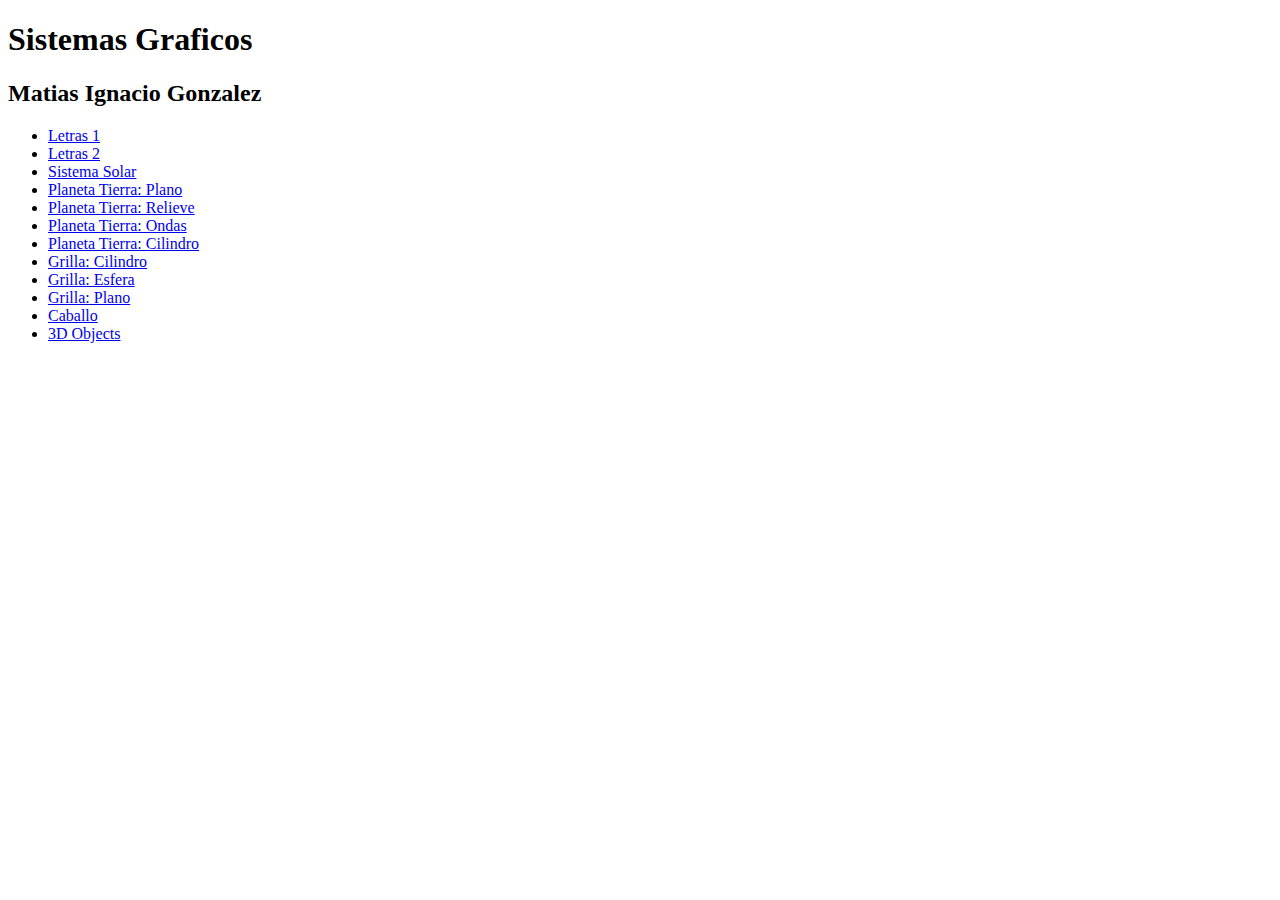
<file: index.html>
<!DOCTYPE html>
<html>

<h1>Sistemas Graficos</h1>

<h2>Matias Ignacio Gonzalez</h2>

<ul>
    <li>
        <a href="letras/letras1.html" >Letras 1</a>
    </li>
    <li>
        <a href="letras/letras2.html" >Letras 2</a>
    </li>
    <li>
        <a href="sistema-solar/sistema-solar.html" >Sistema Solar</a>
    </li>
    <li>
        <a href="planeta-tierra/plano.html" >Planeta Tierra: Plano</a>
    </li>
    <li>
        <a href="planeta-tierra/relieve.html" >Planeta Tierra: Relieve</a>
    </li>
    <li>
        <a href="planeta-tierra/plano-onda.html" >Planeta Tierra: Ondas</a>
    </li>
    <li>
        <a href="planeta-tierra/cilindro.html" >Planeta Tierra: Cilindro</a>
    </li>
    <li>
        <a href="grilla/cilindro.html" >Grilla: Cilindro</a>
    </li>
    <li>
        <a href="grilla/esfera.html" >Grilla: Esfera</a>
    </li>
    <li>
        <a href="grilla/plano.html" >Grilla: Plano</a>
    </li>
    <li>
        <a href="caballo/caballo.html" >Caballo</a>
    </li>
    <li>
        <a href="3d-objects/3d-objects.html" >3D Objects</a>
    </li>
</ul>

</html>
</file>
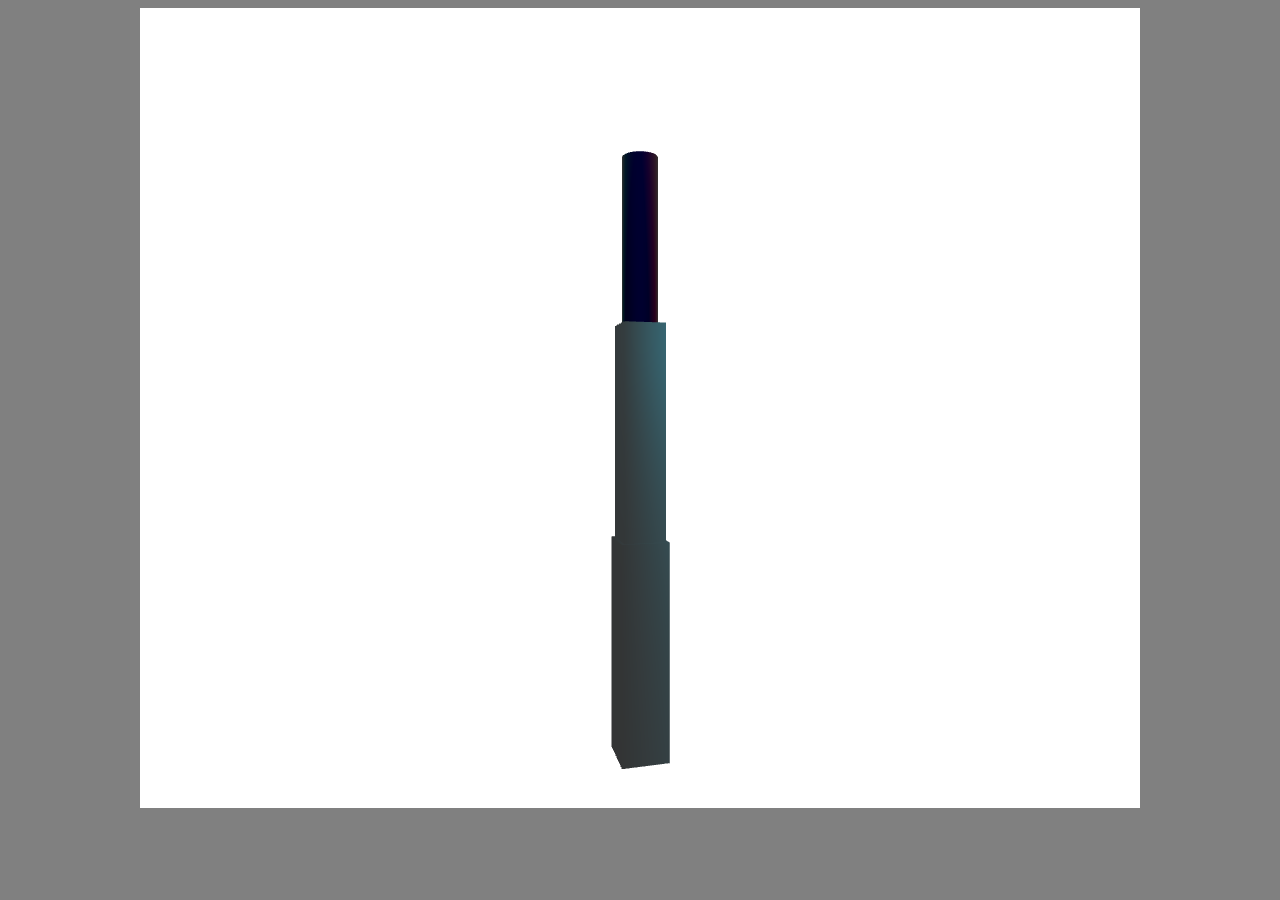
<file: 3d-objects/3d-objects.html>
<!doctype html>
<html>
    <head>
        <script src="js/3DObject/object.js"></script>
        <script src="js/3DObject/cylinder.js"></script>
        <script src="js/3DObject/rectangle.js"></script>
        <script src="js/3DObject/cuboid.js"></script>
        <script src="js/3DObject/crane.js"></script>

        <title></title>        
        <style>
            body{ background-color: grey; }
            canvas{ background-color: white; }
			textarea{ background-color: black; foreground-color: white;}
        </style>
    </head>
    <body>

    	<center>    		            
            <canvas id="my-canvas" width="1000" height="800">
            	Your browser does not support the HTML5 canvas element.
    		</canvas>    		
    	</center>

        <script type="text/javascript" src="js/gl-matrix.js"></script>
        
        <script id="shader-vs" type="x-shader/x-vertex">

            precision highp float;

            attribute vec3 aVertexPosition;
            attribute vec3 aVertexNormal;

            uniform mat4 modelMatrix;            
            uniform mat4 viewMatrix;
            uniform mat4 projMatrix;

            uniform mat4 normalMatrix;

            varying vec3 vNormal;    
            varying vec3 vPosWorld;  

            void main(void) {
                gl_Position = projMatrix * viewMatrix * modelMatrix * vec4(aVertexPosition, 1.0);

                vPosWorld=(modelMatrix*vec4(aVertexPosition,1.0)).xyz;    //la posicion en coordenadas de mundo
                vNormal=(normalMatrix*vec4(aVertexNormal,1.0)).xyz;       //la normal en coordenadas de mundo                
                
            }
        </script>

        <script id="shader-fs" type="x-shader/x-fragment">
            precision highp float;
            varying vec3 vNormal;
            varying vec3 vPosWorld;

            void main(void) {

                vec3 lightVec=normalize(vec3(0.0,3.0,5.0)-vPosWorld);
                vec3 diffColor=mix(vec3(0.7,0.7,0.7),vNormal,0.4);
                vec3 color=dot(lightVec,vNormal)*diffColor+vec3(0.2,0.2,0.2);

               gl_FragColor = vec4(color,1.0);
            }
        </script>
        
        <script>


            var mat4=glMatrix.mat4;
            var vec3=glMatrix.vec3;

            var gl = null,
            canvas = null,

            glProgram = null,
            fragmentShader = null,
            vertexShader = null;

            var modelMatrix = mat4.create();
            var viewMatrix = mat4.create();
            var projMatrix = mat4.create();
            var normalMatrix = mat4.create();
            var rotate_angle = -1.57078;
            

         
            function initWebGL(){

                canvas = document.getElementById("my-canvas");  

                try{
                    gl = canvas.getContext("webgl");      

                }catch(e){
                    alert(  "Error: Your browser does not appear to support WebGL.");
                }

                if(gl) {

                    setupWebGL();
                    initShaders();
                    myObj = new Crane(128,256,9,2,3);
                    myObj.setupBuffers();
                    tick();   

                }else{    
                    alert(  "Error: Your browser does not appear to support WebGL.");
                }

            }
           

            function setupWebGL(){
                gl.enable(gl.DEPTH_TEST);
                //set the clear color
                gl.clearColor(0.1, 0.1, 0.2, 1.0);     
                gl.clear(gl.COLOR_BUFFER_BIT | gl.DEPTH_BUFFER_BIT);     
    
                gl.viewport(0, 0, canvas.width, canvas.height);

                // Matrix de Proyeccion Perspectiva

                mat4.perspective(projMatrix,45, canvas.width / canvas.height, 0.1, 100.0);
                
                mat4.identity(modelMatrix);
                //mat4.rotate(modelMatrix,modelMatrix, -1.57078, [1.0, 0.0, 0.0]);

                mat4.identity(viewMatrix);
                mat4.translate(viewMatrix,viewMatrix, [0.0, 0.0, -30.0]);
            }
                    
                    
            function initShaders() {
                //get shader source
                var fs_source = document.getElementById('shader-fs').innerHTML,
                    vs_source = document.getElementById('shader-vs').innerHTML;

                //compile shaders    
                vertexShader = makeShader(vs_source, gl.VERTEX_SHADER);
                fragmentShader = makeShader(fs_source, gl.FRAGMENT_SHADER);
                
                //create program
                glProgram = gl.createProgram();
                
                //attach and link shaders to the program
                gl.attachShader(glProgram, vertexShader);
                gl.attachShader(glProgram, fragmentShader);
                gl.linkProgram(glProgram);

                if (!gl.getProgramParameter(glProgram, gl.LINK_STATUS)) {
                    alert("Unable to initialize the shader program.");
                }
                
                //use program
                gl.useProgram(glProgram);
            }
            
            function makeShader(src, type){
                //compile the vertex shader
                var shader = gl.createShader(type);
                gl.shaderSource(shader, src);
                gl.compileShader(shader);

                if (!gl.getShaderParameter(shader, gl.COMPILE_STATUS)) {
                    console.log("Error compiling shader: " + gl.getShaderInfoLog(shader));
                }
                return shader;
            }
            
                 
            
            function drawScene(){
                myObj.draw(modelMatrix);
            }

 



            function animate(){
                
                rotate_angle += 0.01;
                mat4.identity(modelMatrix);
                mat4.rotate(modelMatrix,modelMatrix, rotate_angle, [0.0, 1.0, 0.0]);


                mat4.identity(normalMatrix);
                mat4.multiply(normalMatrix,viewMatrix,modelMatrix);
                mat4.invert(normalMatrix,normalMatrix);
                mat4.transpose(normalMatrix,normalMatrix);

            }
            
            function tick(){

                requestAnimationFrame(tick);
                drawScene();
                animate();
            }

            window.onload=initWebGL;

        </script>


    </body>
</html>
</file>
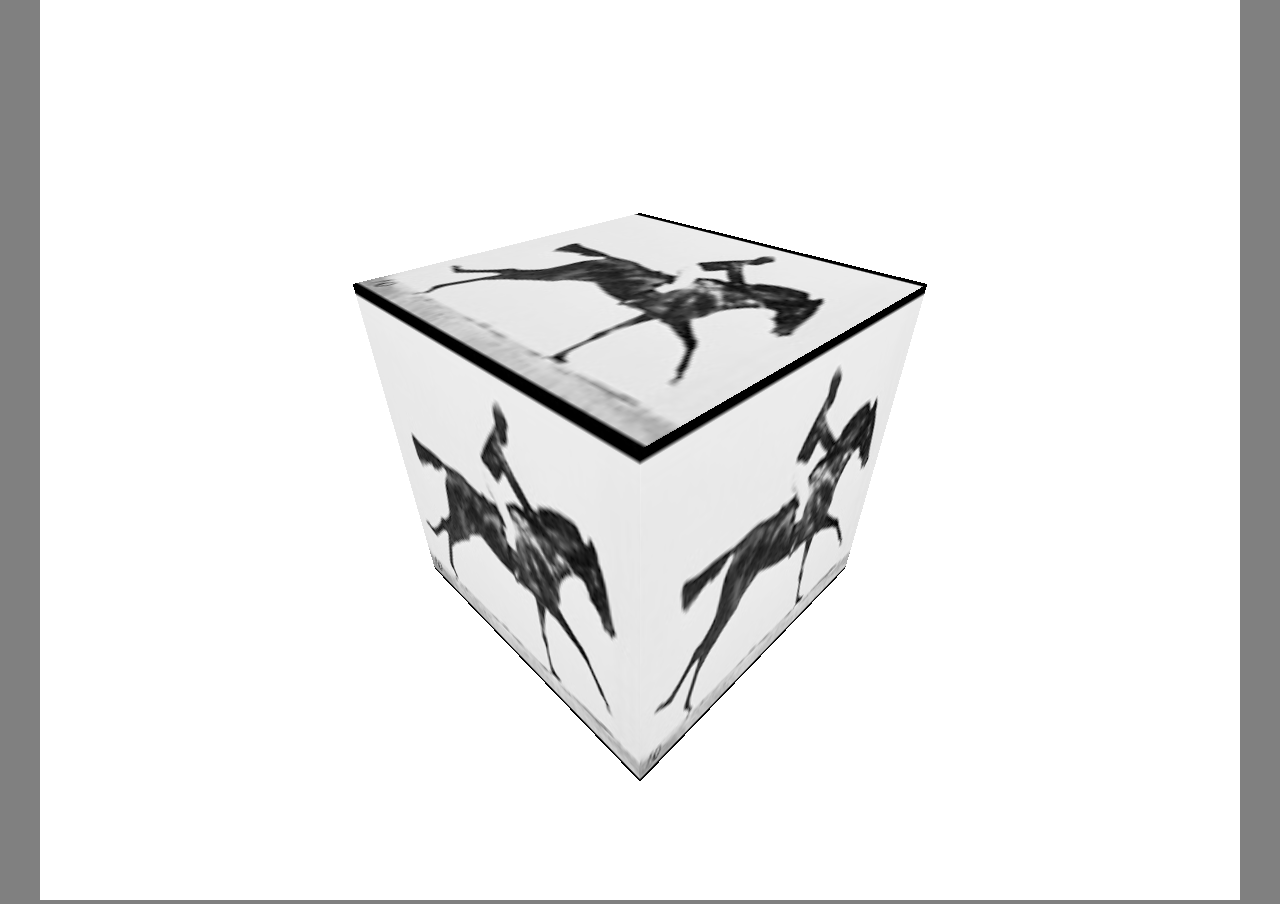
<file: caballo/caballo.html>
<!DOCTYPE html>
<html>
<head lang="en">
    <meta charset="UTF-8">
    <title></title>

    <style>

    body{
      background-color: grey;
      margin: 0;
      padding: 0;
      text-align: center;
    }
    </style>
</head>
<body>

<div id="container">

</div>

<script type="x-shader/x-vertex" id="vertex-Shader">


    varying vec2 vUv;
    varying vec3 vPosModel;    
    varying vec3 vPosWorld; 

    
    uniform float t;        // tiempo en segundos
    uniform float frame;    // numero de frame (60 frames x segundo)
     

    void main() {

        vec4 aux = vec4(position,1.0);       
        vPosWorld = (modelMatrix * vec4(aux.xyz, 1.0 )).xyz;

        vec2 auxUv=uv;

        /*
            Objetivo
            --------
            Aplicar modificaciones a auxUV para que se reproduzcan los 16 cuadros de animacion 
            cubriendo cada cara completa del cubo;            

            Las variables t y frame son dependientes del tiempo.
            
            Suegerencias:
            1) Verificar que efecto tiene multiplicar auxUV por un factor de escala
            2) Verificar que efecto tiene sumar o restar un delta a auxUV.x o auxUV.y
            3) Pensar en que modificaciones deben hacerse para que mostrar un cuadro especifico en las caras del cubo.
            4) Incluir la variable tiempo

            tip: las funciones floor() y mod() pueden ser de utilizada

        */

        auxUv = auxUv/4.;
        auxUv.x = auxUv.x + 0.25*floor(mod(t*12.,4.));
        auxUv.y = 0.75+auxUv.y - 0.25*floor(mod(t*12.,16.)/4.);
        

        vUv = auxUv;
        gl_Position = projectionMatrix * modelViewMatrix * aux;
       
    }

</script>





<script type="x-shader/x-fragment" id="fragment-Shader">

    precision highp float;

    uniform sampler2D textura;

    varying vec2 vUv;
    varying vec3 vPosModel;    
    varying vec3 vPosWorld;   

   uniform float t;


    void main() {

       vec4 color = vec4(1.0,0.0,0.0, 1.0);      
    
       vec4 texColor=texture2D(textura, vUv); 
        
        color.x=texColor.x;
        color.y=texColor.y;
        color.z=texColor.z;


       gl_FragColor = color;

    }

</script>

<script src="js/three.min.js"></script>
<script src="js/jquery-1.9.1.js"></script>
<script src="js/controls/OrbitControls.js"></script>

<script>

    var scene, camera, renderer;
    
    var tex=THREE.ImageUtils.loadTexture( "img/horse.jpg");
    tex.wrapS = THREE.RepeatWrapping;
    tex.wrapT = THREE.RepeatWrapping;

    var attributes = {

    };

    var uniforms = {

        t: {
            type: 'f', // a float
            value: 0
        },    
        frame: {
            type: 'f', // a float
            value: 0
        },              
        textura: { 
          type: "t", 
          value:tex
        }
    };


    
    var shaderMaterial = new THREE.ShaderMaterial({
        attributes:     attributes,
        uniforms:       uniforms,
        vertexShader:   $('#vertex-Shader').text(),
        fragmentShader: $('#fragment-Shader').text(),
    });




   function configurarEcena() {

       var RENDER_WIDTH = 1200, RENDER_HEIGHT = 900;

       scene = new THREE.Scene();
       camera = new THREE.PerspectiveCamera(75, RENDER_WIDTH / RENDER_HEIGHT, 0.1, 1000);
       camera.position.set(5, 5, 5);       

       renderer = new THREE.WebGLRenderer({preserveDrawingBuffer: true, autoClear: false});
       renderer.setSize(RENDER_WIDTH, RENDER_HEIGHT);
       renderer.setClearColor(0xffffff, 1);

       var container = document.getElementById('container'); //esto vincula Three.js con el Canvas
       container.appendChild(renderer.domElement);
       controls = new THREE.OrbitControls(camera, container);

       controls.target.x = 0;
       controls.target.y = 0;
       controls.target.z = 0;

   }

   function agregarLuces()
   {
       var ambientLight = new THREE.AmbientLight( 0x404040 );
       scene.add( ambientLight );


       var pointLight = new THREE.PointLight( 0xffffff, 1, 1000 ); // definimos una fuente de Luz puntual de color blanco
       pointLight.position.set( 200, 500, 200 ); // definimos su posicion
       scene.add( pointLight ); // agregamos la luz a la escena

       var pointLight = new THREE.PointLight( 0xffffff, 1, 1000 );
       pointLight.position.set( -500, 500, 0 );
       scene.add( pointLight );

       var pointLight = new THREE.PointLight( 0xffffff, 1, 1000 );
       pointLight.position.set( -200, 500, 200 );
       scene.add( pointLight );


   }
   var modelo;


    var frame=0;

    function render() {
        controls.update();
        requestAnimationFrame(render);
       
        uniforms.t.value += 1/60;      
        uniforms.frame.value += 1;
        renderer.render(scene, camera,false,false);
        frame++;
    };

    configurarEcena();
    agregarLuces();

    var geometry = new THREE.BoxGeometry( 5, 5, 5 );
    var material = new THREE.MeshBasicMaterial( {color: 0x00ff00} );
    var cube = new THREE.Mesh( geometry, shaderMaterial );
    //cube.position.y=4;
    scene.add( cube );
    

    var size = 10;
    var step = 4;

    var gridHelper = new THREE.GridHelper( size, step );
    //scene.add( gridHelper );

    render();

</script>




</body>
</html>
</file>
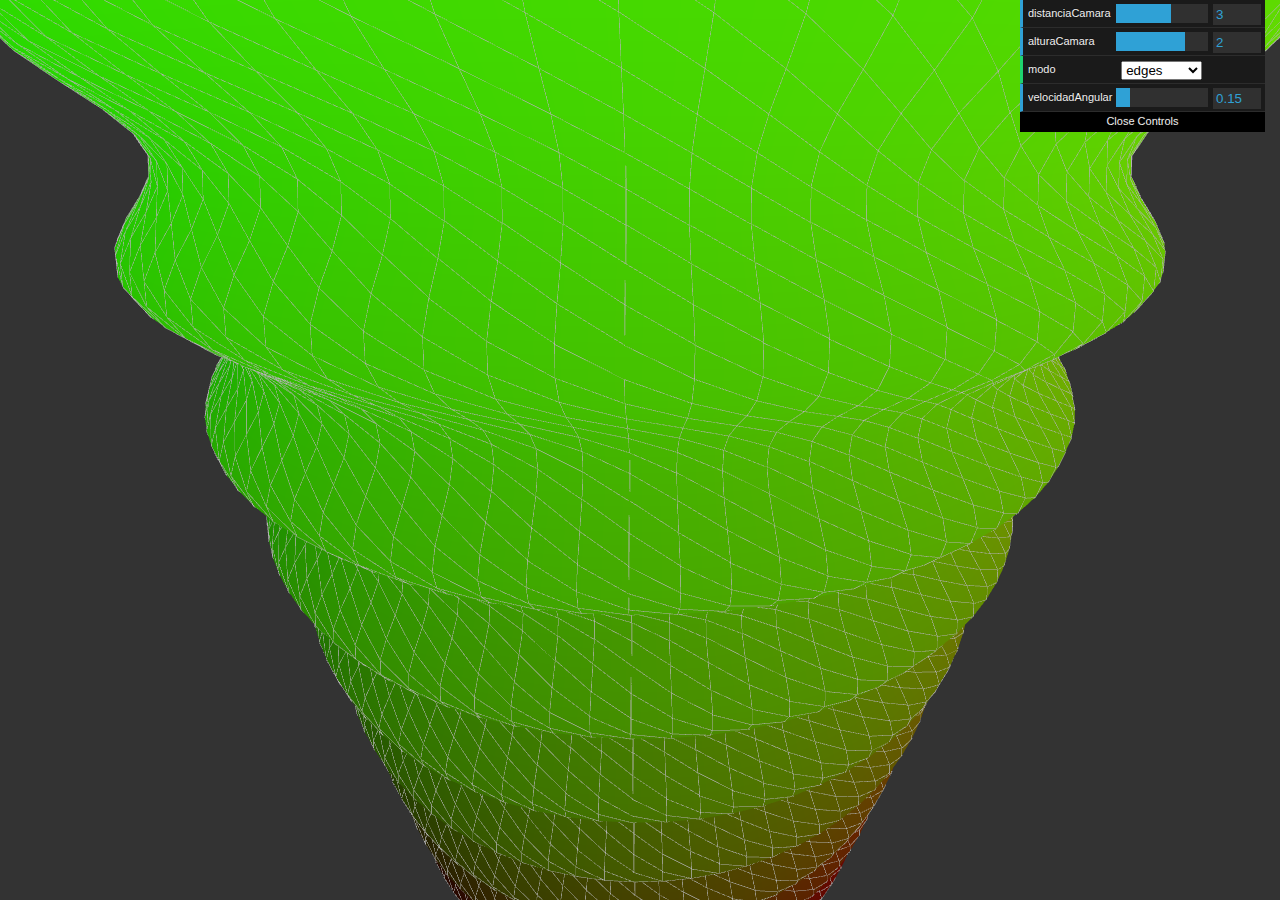
<file: grilla/cilindro.html>
<!doctype html>
<head>
    <script src="js/jquery.js"></script>
    <script src="js/gl-matrix-3.3.0.js"></script>    
    <script src="js/webgl-utils.js"></script>
    <script src="js/dat.gui.js"></script>
    <script src="modulo-geometria-cilindro.js"></script>
    <style>
        html{
            height: 100%;
        }
        body{
            padding: 0;
            margin: 0;
            height: 100%;;
        }

        #myCanvas{
            width: 100%;
            height: 100%;
            overflow: hidden;
        }
    </style>

</head>

<body>
           
    <canvas id="myCanvas" >
        Your browser does not support the HTML5 canvas element.
    </canvas>
        
    
    <script>

        var vertexShaderFile="vertex-shader.glsl";
        var modo="edges"; // wireframe, smooth, edges
        var shaderProgram;
        var time=0;

        var gl;
        var mat4=glMatrix.mat4;
        var mat3=glMatrix.mat3;
        var vec3=glMatrix.vec3;   
        
        var earth;
            
        var $canvas=$("#myCanvas");
        var aspect=$canvas.width()/$canvas.height();

        var distanciaCamara=3;
        var alturaCamara=2;
        var velocidadAngular=0.15;
        
        var lighting="true";

        var vertexShaderSource;
        var fragmentShaderSource;

        var matrizProyeccion = mat4.create();            
        var matrizVista = mat4.create();            
        var matrizModelado = mat4.create();  
        
        

        function initGL(canvas) {

            try {
                gl = canvas.getContext("webgl");
                gl.canvas.width=$canvas.width();
                gl.canvas.height=$canvas.height();                
            } catch (e) {
                console.error(e);
            }
            if (!gl) {
                alert("Could not initialise WebGL, sorry :-(");
            }
        }

        function loadShaders(){

            $.when(loadVS(), loadFS()).done(function(res1,res2){
                //this code is executed when all ajax calls are done     
                webGLStart();
            });

            function loadVS() {
                return  $.ajax({
                    url: "shaders/"+vertexShaderFile+"?random="+Math.random(),
                    success: function(result){
                        vertexShaderSource=result;
                    }
                });
            }   

            function loadFS() {
                return  $.ajax({
                    url: "shaders/fragment-shader.glsl",
                    success: function(result){
                        fragmentShaderSource=result;
                    }
                });
            }
        }
        
        function getShader(gl,code,type) {

            var shader;

            if (type == "fragment") 
                shader = gl.createShader(gl.FRAGMENT_SHADER);
            else // "vertex"
                shader = gl.createShader(gl.VERTEX_SHADER);
            
            gl.shaderSource(shader, code);
            gl.compileShader(shader);
    
            if (!gl.getShaderParameter(shader, gl.COMPILE_STATUS)) {
                console.error(gl.getShaderInfoLog(shader));
                return null;
            }    
            return shader;
        }
        
        function onResize(){
            gl.canvas.width=$canvas.width();
            gl.canvas.height=$canvas.height();
            aspect=$canvas.width()/$canvas.height();
        }

        function getShaderSource(url) {
            var req = new XMLHttpRequest();
            req.open("GET", url, false);
            req.send(null);
            return (req.status == 200) ? req.responseText : null;
        }; 

        function initShaders() {
    
            var fragmentShader= getShader(gl, vertexShaderSource,"vertex");
            var vertexShader= getShader(gl, fragmentShaderSource,"fragment");

            shaderProgram = gl.createProgram();
            gl.attachShader(shaderProgram, vertexShader);
            gl.attachShader(shaderProgram, fragmentShader);
            gl.linkProgram(shaderProgram);
    
            if (!gl.getProgramParameter(shaderProgram, gl.LINK_STATUS)) {
                alert("Could not initialise shaders");
            }
    
            gl.useProgram(shaderProgram);
    
            shaderProgram.vertexPositionAttribute = gl.getAttribLocation(shaderProgram, "aPosition");
            gl.enableVertexAttribArray(shaderProgram.vertexPositionAttribute);
    
            shaderProgram.textureCoordAttribute = gl.getAttribLocation(shaderProgram, "aUv");
            gl.enableVertexAttribArray(shaderProgram.textureCoordAttribute);
    
            shaderProgram.vertexNormalAttribute = gl.getAttribLocation(shaderProgram, "aNormal");
            gl.enableVertexAttribArray(shaderProgram.vertexNormalAttribute);
    
            shaderProgram.pMatrixUniform = gl.getUniformLocation(shaderProgram, "uPMatrix");
            shaderProgram.mMatrixUniform = gl.getUniformLocation(shaderProgram, "uMMatrix");
            shaderProgram.vMatrixUniform = gl.getUniformLocation(shaderProgram, "uVMatrix");
            shaderProgram.nMatrixUniform = gl.getUniformLocation(shaderProgram, "uNMatrix");
            shaderProgram.samplerUniform = gl.getUniformLocation(shaderProgram, "uSampler");
            shaderProgram.useLightingUniform = gl.getUniformLocation(shaderProgram, "uUseLighting");
            shaderProgram.ambientColorUniform = gl.getUniformLocation(shaderProgram, "uAmbientColor");
            shaderProgram.frameUniform = gl.getUniformLocation(shaderProgram, "time");
            shaderProgram.lightingDirectionUniform = gl.getUniformLocation(shaderProgram, "uLightPosition");
            shaderProgram.directionalColorUniform = gl.getUniformLocation(shaderProgram, "uDirectionalColor");
        }
        
    
        function setMatrixUniforms() {
            
            gl.uniformMatrix4fv(shaderProgram.mMatrixUniform, false, matrizModelado);
            gl.uniformMatrix4fv(shaderProgram.vMatrixUniform, false, matrizVista);
            gl.uniformMatrix4fv(shaderProgram.pMatrixUniform, false, matrizProyeccion);
    
            var normalMatrix = mat3.create();
            mat3.fromMat4(normalMatrix,matrizModelado); // normalMatrix= (inversa(traspuesta(matrizModelado)));
    
            mat3.invert(normalMatrix, normalMatrix);
            mat3.transpose(normalMatrix,normalMatrix);

            gl.uniformMatrix3fv(shaderProgram.nMatrixUniform, false, normalMatrix);
        }
              
        function drawScene() {
        
            // Se configura el viewport dentro del "canvas". 
            // En este caso se utiliza toda el área disponible
            gl.viewport(0, 0, $canvas.width(), $canvas.height());
            
            // Se habilita el color de borrado para la pantalla (Color Buffer) y otros buffers
            gl.clearColor(0.2,0.2,0.2,1);
            gl.clear(gl.COLOR_BUFFER_BIT | gl.DEPTH_BUFFER_BIT);
    
            // Se configura la matriz de proyección
            mat4.identity(matrizProyeccion);
            mat4.perspective(matrizProyeccion, 30, aspect, 0.1, 100.0);
            mat4.scale(matrizProyeccion,matrizProyeccion,[1,-1,1]); // parche para hacer un flip de Y, parece haber un bug en glmatrix
               
            // Se inicializan las variables asociadas con la Iluminación
            
            gl.uniform1f(shaderProgram.frameUniform, time/10.0 );
            gl.uniform3f(shaderProgram.ambientColorUniform, 0.6, 0.6, 0.6 );
            gl.uniform3f(shaderProgram.directionalColorUniform, 1.2, 1.1, 0.7);
            gl.uniform1i(shaderProgram.useLightingUniform,(lighting=="true"));
            
            // Definimos la ubicación de la camara                        
            
            mat4.lookAt(matrizVista,
                vec3.fromValues(0,alturaCamara,distanciaCamara),
                vec3.fromValues(0,0,0),
                vec3.fromValues(0,1,0)
            );
                
            var lightPosition = [10.0,0.0, 3.0];  
            gl.uniform3fv(shaderProgram.lightingDirectionUniform, lightPosition);            

            setMatrixUniforms();    
            dibujarGeometria();
            
        }
        
        function tick() {
            requestAnimFrame(tick);
            time+=1/60;
            
            // acumulo rotaciones en matrizModelado		        
            mat4.rotate(matrizModelado, matrizModelado,0.03*velocidadAngular, [0, 1, 0]);
                    
            drawScene();
        }
            
        function initMenu(){
            var gui = new dat.GUI();
            gui.add(window, "distanciaCamara",0.01,5).step(0.01);
            gui.add(window, "alturaCamara",-4,4).step(0.01);;
            gui.add(window, "modo",["wireframe","smooth","edges"]);
            gui.add(window, "velocidadAngular",0, 1).step(0.01);
            
            
        }

        function webGLStart() {
            var canvas = document.getElementById("myCanvas");
            initGL(canvas);
            initShaders();

            
            crearGeometria();

            gl.clearColor(66.2, 0.2, 0.2, 1.0);
            gl.clear(gl.COLOR_BUFFER_BIT);
            gl.enable(gl.DEPTH_TEST);
    
            $(window).on("resize",onResize);
            initMenu();
            tick();
        }
    
        // cuando el documento HTML esta completo, iniciamos la aplicación
        $(document).ready(function(){
            loadShaders();
        })

    </script>
    
</body>
</html>
</file>
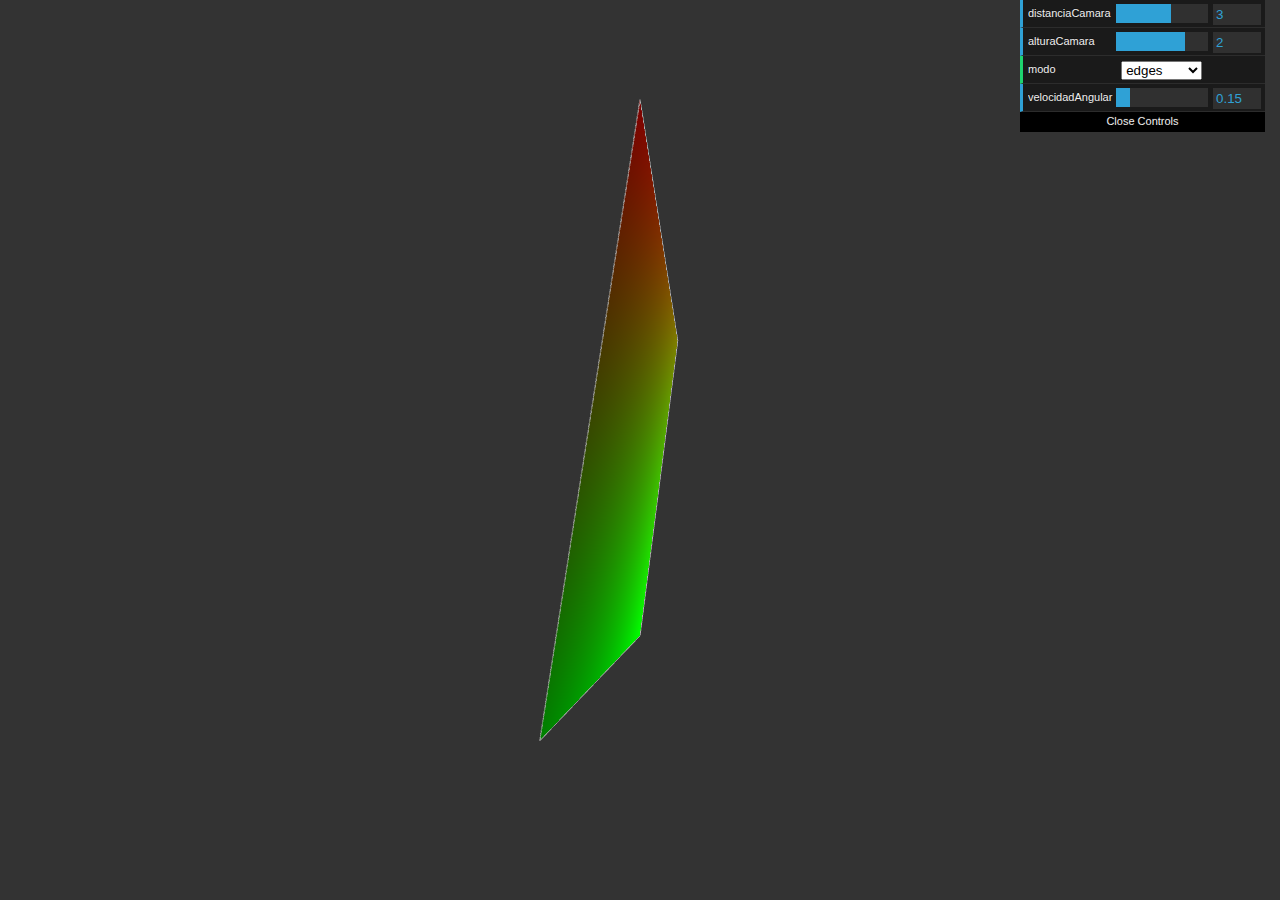
<file: grilla/esfera.html>
<!doctype html>
<head>
    <script src="js/jquery.js"></script>
    <script src="js/gl-matrix-3.3.0.js"></script>    
    <script src="js/webgl-utils.js"></script>
    <script src="js/dat.gui.js"></script>
    <script src="modulo-geometria-esfera.js"></script>
    <style>
        html{
            height: 100%;
        }
        body{
            padding: 0;
            margin: 0;
            height: 100%;;
        }

        #myCanvas{
            width: 100%;
            height: 100%;
            overflow: hidden;
        }
    </style>

</head>

<body>
           
    <canvas id="myCanvas" >
        Your browser does not support the HTML5 canvas element.
    </canvas>
        
    
    <script>

        var vertexShaderFile="vertex-shader.glsl";
        var modo="edges"; // wireframe, smooth, edges
        var shaderProgram;
        var time=0;

        var gl;
        var mat4=glMatrix.mat4;
        var mat3=glMatrix.mat3;
        var vec3=glMatrix.vec3;   
        
        var earth;
            
        var $canvas=$("#myCanvas");
        var aspect=$canvas.width()/$canvas.height();

        var distanciaCamara=3;
        var alturaCamara=2;
        var velocidadAngular=0.15;
        
        var lighting="true";

        var vertexShaderSource;
        var fragmentShaderSource;

        var matrizProyeccion = mat4.create();            
        var matrizVista = mat4.create();            
        var matrizModelado = mat4.create();  
        
        

        function initGL(canvas) {

            try {
                gl = canvas.getContext("webgl");
                gl.canvas.width=$canvas.width();
                gl.canvas.height=$canvas.height();                
            } catch (e) {
                console.error(e);
            }
            if (!gl) {
                alert("Could not initialise WebGL, sorry :-(");
            }
        }

        function loadShaders(){

            $.when(loadVS(), loadFS()).done(function(res1,res2){
                //this code is executed when all ajax calls are done     
                webGLStart();
            });

            function loadVS() {
                return  $.ajax({
                    url: "shaders/"+vertexShaderFile+"?random="+Math.random(),
                    success: function(result){
                        vertexShaderSource=result;
                    }
                });
            }   

            function loadFS() {
                return  $.ajax({
                    url: "shaders/fragment-shader.glsl",
                    success: function(result){
                        fragmentShaderSource=result;
                    }
                });
            }
        }
        
        function getShader(gl,code,type) {

            var shader;

            if (type == "fragment") 
                shader = gl.createShader(gl.FRAGMENT_SHADER);
            else // "vertex"
                shader = gl.createShader(gl.VERTEX_SHADER);
            
            gl.shaderSource(shader, code);
            gl.compileShader(shader);
    
            if (!gl.getShaderParameter(shader, gl.COMPILE_STATUS)) {
                console.error(gl.getShaderInfoLog(shader));
                return null;
            }    
            return shader;
        }
        
        function onResize(){
            gl.canvas.width=$canvas.width();
            gl.canvas.height=$canvas.height();
            aspect=$canvas.width()/$canvas.height();
        }

        function getShaderSource(url) {
            var req = new XMLHttpRequest();
            req.open("GET", url, false);
            req.send(null);
            return (req.status == 200) ? req.responseText : null;
        }; 

        function initShaders() {
    
            var fragmentShader= getShader(gl, vertexShaderSource,"vertex");
            var vertexShader= getShader(gl, fragmentShaderSource,"fragment");

            shaderProgram = gl.createProgram();
            gl.attachShader(shaderProgram, vertexShader);
            gl.attachShader(shaderProgram, fragmentShader);
            gl.linkProgram(shaderProgram);
    
            if (!gl.getProgramParameter(shaderProgram, gl.LINK_STATUS)) {
                alert("Could not initialise shaders");
            }
    
            gl.useProgram(shaderProgram);
    
            shaderProgram.vertexPositionAttribute = gl.getAttribLocation(shaderProgram, "aPosition");
            gl.enableVertexAttribArray(shaderProgram.vertexPositionAttribute);
    
            shaderProgram.textureCoordAttribute = gl.getAttribLocation(shaderProgram, "aUv");
            gl.enableVertexAttribArray(shaderProgram.textureCoordAttribute);
    
            shaderProgram.vertexNormalAttribute = gl.getAttribLocation(shaderProgram, "aNormal");
            gl.enableVertexAttribArray(shaderProgram.vertexNormalAttribute);
    
            shaderProgram.pMatrixUniform = gl.getUniformLocation(shaderProgram, "uPMatrix");
            shaderProgram.mMatrixUniform = gl.getUniformLocation(shaderProgram, "uMMatrix");
            shaderProgram.vMatrixUniform = gl.getUniformLocation(shaderProgram, "uVMatrix");
            shaderProgram.nMatrixUniform = gl.getUniformLocation(shaderProgram, "uNMatrix");
            shaderProgram.samplerUniform = gl.getUniformLocation(shaderProgram, "uSampler");
            shaderProgram.useLightingUniform = gl.getUniformLocation(shaderProgram, "uUseLighting");
            shaderProgram.ambientColorUniform = gl.getUniformLocation(shaderProgram, "uAmbientColor");
            shaderProgram.frameUniform = gl.getUniformLocation(shaderProgram, "time");
            shaderProgram.lightingDirectionUniform = gl.getUniformLocation(shaderProgram, "uLightPosition");
            shaderProgram.directionalColorUniform = gl.getUniformLocation(shaderProgram, "uDirectionalColor");
        }
        
    
        function setMatrixUniforms() {
            
            gl.uniformMatrix4fv(shaderProgram.mMatrixUniform, false, matrizModelado);
            gl.uniformMatrix4fv(shaderProgram.vMatrixUniform, false, matrizVista);
            gl.uniformMatrix4fv(shaderProgram.pMatrixUniform, false, matrizProyeccion);
    
            var normalMatrix = mat3.create();
            mat3.fromMat4(normalMatrix,matrizModelado); // normalMatrix= (inversa(traspuesta(matrizModelado)));
    
            mat3.invert(normalMatrix, normalMatrix);
            mat3.transpose(normalMatrix,normalMatrix);

            gl.uniformMatrix3fv(shaderProgram.nMatrixUniform, false, normalMatrix);
        }
              
        function drawScene() {
        
            // Se configura el viewport dentro del "canvas". 
            // En este caso se utiliza toda el área disponible
            gl.viewport(0, 0, $canvas.width(), $canvas.height());
            
            // Se habilita el color de borrado para la pantalla (Color Buffer) y otros buffers
            gl.clearColor(0.2,0.2,0.2,1);
            gl.clear(gl.COLOR_BUFFER_BIT | gl.DEPTH_BUFFER_BIT);
    
            // Se configura la matriz de proyección
            mat4.identity(matrizProyeccion);
            mat4.perspective(matrizProyeccion, 30, aspect, 0.1, 100.0);
            mat4.scale(matrizProyeccion,matrizProyeccion,[1,-1,1]); // parche para hacer un flip de Y, parece haber un bug en glmatrix
               
            // Se inicializan las variables asociadas con la Iluminación
            
            gl.uniform1f(shaderProgram.frameUniform, time/10.0 );
            gl.uniform3f(shaderProgram.ambientColorUniform, 0.6, 0.6, 0.6 );
            gl.uniform3f(shaderProgram.directionalColorUniform, 1.2, 1.1, 0.7);
            gl.uniform1i(shaderProgram.useLightingUniform,(lighting=="true"));
            
            // Definimos la ubicación de la camara                        
            
            mat4.lookAt(matrizVista,
                vec3.fromValues(0,alturaCamara,distanciaCamara),
                vec3.fromValues(0,0,0),
                vec3.fromValues(0,1,0)
            );
                
            var lightPosition = [10.0,0.0, 3.0];  
            gl.uniform3fv(shaderProgram.lightingDirectionUniform, lightPosition);            

            setMatrixUniforms();    
            dibujarGeometria();
            
        }
        
        function tick() {
            requestAnimFrame(tick);
            time+=1/60;
            
            // acumulo rotaciones en matrizModelado		        
            mat4.rotate(matrizModelado, matrizModelado,0.03*velocidadAngular, [0, 1, 0]);
                    
            drawScene();
        }
            
        function initMenu(){
            var gui = new dat.GUI();
            gui.add(window, "distanciaCamara",0.01,5).step(0.01);
            gui.add(window, "alturaCamara",-4,4).step(0.01);;
            gui.add(window, "modo",["wireframe","smooth","edges"]);
            gui.add(window, "velocidadAngular",0, 1).step(0.01);
            
            
        }

        function webGLStart() {
            var canvas = document.getElementById("myCanvas");
            initGL(canvas);
            initShaders();

            
            crearGeometria();

            gl.clearColor(66.2, 0.2, 0.2, 1.0);
            gl.clear(gl.COLOR_BUFFER_BIT);
            gl.enable(gl.DEPTH_TEST);
    
            $(window).on("resize",onResize);
            initMenu();
            tick();
        }
    
        // cuando el documento HTML esta completo, iniciamos la aplicación
        $(document).ready(function(){
            loadShaders();
        })

    </script>
    
</body>
</html>
</file>
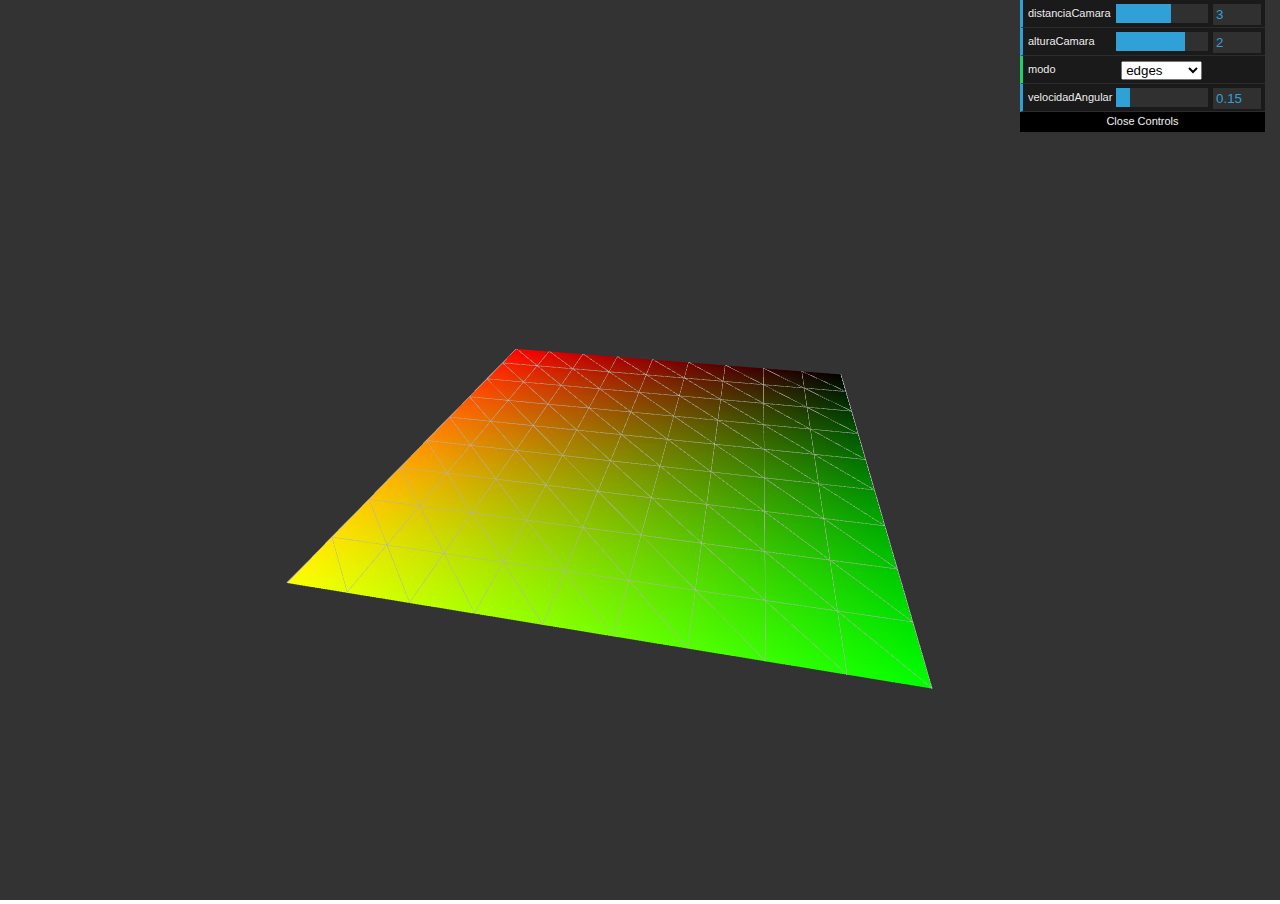
<file: grilla/plano.html>
<!doctype html>
<head>
    <script src="js/jquery.js"></script>
    <script src="js/gl-matrix-3.3.0.js"></script>    
    <script src="js/webgl-utils.js"></script>
    <script src="js/dat.gui.js"></script>
    <script src="modulo-geometria-plano.js"></script>
    <style>
        html{
            height: 100%;
        }
        body{
            padding: 0;
            margin: 0;
            height: 100%;;
        }

        #myCanvas{
            width: 100%;
            height: 100%;
            overflow: hidden;
        }
    </style>

</head>

<body>
           
    <canvas id="myCanvas" >
        Your browser does not support the HTML5 canvas element.
    </canvas>
        
    
    <script>

        var vertexShaderFile="vertex-shader.glsl";
        var modo="edges"; // wireframe, smooth, edges
        var shaderProgram;
        var time=0;

        var gl;
        var mat4=glMatrix.mat4;
        var mat3=glMatrix.mat3;
        var vec3=glMatrix.vec3;   
        
        var earth;
            
        var $canvas=$("#myCanvas");
        var aspect=$canvas.width()/$canvas.height();

        var distanciaCamara=3;
        var alturaCamara=2;
        var velocidadAngular=0.15;
        
        var lighting="true";

        var vertexShaderSource;
        var fragmentShaderSource;

        var matrizProyeccion = mat4.create();            
        var matrizVista = mat4.create();            
        var matrizModelado = mat4.create();  
        
        

        function initGL(canvas) {

            try {
                gl = canvas.getContext("webgl");
                gl.canvas.width=$canvas.width();
                gl.canvas.height=$canvas.height();                
            } catch (e) {
                console.error(e);
            }
            if (!gl) {
                alert("Could not initialise WebGL, sorry :-(");
            }
        }

        function loadShaders(){

            $.when(loadVS(), loadFS()).done(function(res1,res2){
                //this code is executed when all ajax calls are done     
                webGLStart();
            });

            function loadVS() {
                return  $.ajax({
                    url: "shaders/"+vertexShaderFile+"?random="+Math.random(),
                    success: function(result){
                        vertexShaderSource=result;
                    }
                });
            }   

            function loadFS() {
                return  $.ajax({
                    url: "shaders/fragment-shader.glsl",
                    success: function(result){
                        fragmentShaderSource=result;
                    }
                });
            }
        }
        
        function getShader(gl,code,type) {

            var shader;

            if (type == "fragment") 
                shader = gl.createShader(gl.FRAGMENT_SHADER);
            else // "vertex"
                shader = gl.createShader(gl.VERTEX_SHADER);
            
            gl.shaderSource(shader, code);
            gl.compileShader(shader);
    
            if (!gl.getShaderParameter(shader, gl.COMPILE_STATUS)) {
                console.error(gl.getShaderInfoLog(shader));
                return null;
            }    
            return shader;
        }
        
        function onResize(){
            gl.canvas.width=$canvas.width();
            gl.canvas.height=$canvas.height();
            aspect=$canvas.width()/$canvas.height();
        }

        function getShaderSource(url) {
            var req = new XMLHttpRequest();
            req.open("GET", url, false);
            req.send(null);
            return (req.status == 200) ? req.responseText : null;
        }; 

        function initShaders() {
    
            var fragmentShader= getShader(gl, vertexShaderSource,"vertex");
            var vertexShader= getShader(gl, fragmentShaderSource,"fragment");

            shaderProgram = gl.createProgram();
            gl.attachShader(shaderProgram, vertexShader);
            gl.attachShader(shaderProgram, fragmentShader);
            gl.linkProgram(shaderProgram);
    
            if (!gl.getProgramParameter(shaderProgram, gl.LINK_STATUS)) {
                alert("Could not initialise shaders");
            }
    
            gl.useProgram(shaderProgram);
    
            shaderProgram.vertexPositionAttribute = gl.getAttribLocation(shaderProgram, "aPosition");
            gl.enableVertexAttribArray(shaderProgram.vertexPositionAttribute);
    
            shaderProgram.textureCoordAttribute = gl.getAttribLocation(shaderProgram, "aUv");
            gl.enableVertexAttribArray(shaderProgram.textureCoordAttribute);
    
            shaderProgram.vertexNormalAttribute = gl.getAttribLocation(shaderProgram, "aNormal");
            gl.enableVertexAttribArray(shaderProgram.vertexNormalAttribute);
    
            shaderProgram.pMatrixUniform = gl.getUniformLocation(shaderProgram, "uPMatrix");
            shaderProgram.mMatrixUniform = gl.getUniformLocation(shaderProgram, "uMMatrix");
            shaderProgram.vMatrixUniform = gl.getUniformLocation(shaderProgram, "uVMatrix");
            shaderProgram.nMatrixUniform = gl.getUniformLocation(shaderProgram, "uNMatrix");
            shaderProgram.samplerUniform = gl.getUniformLocation(shaderProgram, "uSampler");
            shaderProgram.useLightingUniform = gl.getUniformLocation(shaderProgram, "uUseLighting");
            shaderProgram.ambientColorUniform = gl.getUniformLocation(shaderProgram, "uAmbientColor");
            shaderProgram.frameUniform = gl.getUniformLocation(shaderProgram, "time");
            shaderProgram.lightingDirectionUniform = gl.getUniformLocation(shaderProgram, "uLightPosition");
            shaderProgram.directionalColorUniform = gl.getUniformLocation(shaderProgram, "uDirectionalColor");
        }
        
    
        function setMatrixUniforms() {
            
            gl.uniformMatrix4fv(shaderProgram.mMatrixUniform, false, matrizModelado);
            gl.uniformMatrix4fv(shaderProgram.vMatrixUniform, false, matrizVista);
            gl.uniformMatrix4fv(shaderProgram.pMatrixUniform, false, matrizProyeccion);
    
            var normalMatrix = mat3.create();
            mat3.fromMat4(normalMatrix,matrizModelado); // normalMatrix= (inversa(traspuesta(matrizModelado)));
    
            mat3.invert(normalMatrix, normalMatrix);
            mat3.transpose(normalMatrix,normalMatrix);

            gl.uniformMatrix3fv(shaderProgram.nMatrixUniform, false, normalMatrix);
        }
              
        function drawScene() {
        
            // Se configura el viewport dentro del "canvas". 
            // En este caso se utiliza toda el área disponible
            gl.viewport(0, 0, $canvas.width(), $canvas.height());
            
            // Se habilita el color de borrado para la pantalla (Color Buffer) y otros buffers
            gl.clearColor(0.2,0.2,0.2,1);
            gl.clear(gl.COLOR_BUFFER_BIT | gl.DEPTH_BUFFER_BIT);
    
            // Se configura la matriz de proyección
            mat4.identity(matrizProyeccion);
            mat4.perspective(matrizProyeccion, 30, aspect, 0.1, 100.0);
            mat4.scale(matrizProyeccion,matrizProyeccion,[1,-1,1]); // parche para hacer un flip de Y, parece haber un bug en glmatrix
               
            // Se inicializan las variables asociadas con la Iluminación
            
            gl.uniform1f(shaderProgram.frameUniform, time/10.0 );
            gl.uniform3f(shaderProgram.ambientColorUniform, 0.6, 0.6, 0.6 );
            gl.uniform3f(shaderProgram.directionalColorUniform, 1.2, 1.1, 0.7);
            gl.uniform1i(shaderProgram.useLightingUniform,(lighting=="true"));
            
            // Definimos la ubicación de la camara                        
            
            mat4.lookAt(matrizVista,
                vec3.fromValues(0,alturaCamara,distanciaCamara),
                vec3.fromValues(0,0,0),
                vec3.fromValues(0,1,0)
            );
                
            var lightPosition = [10.0,0.0, 3.0];  
            gl.uniform3fv(shaderProgram.lightingDirectionUniform, lightPosition);            

            setMatrixUniforms();    
            dibujarGeometria();
            
        }
        
        function tick() {
            requestAnimFrame(tick);
            time+=1/60;
            
            // acumulo rotaciones en matrizModelado		        
            mat4.rotate(matrizModelado, matrizModelado,0.03*velocidadAngular, [0, 1, 0]);
                    
            drawScene();
        }
            
        function initMenu(){
            var gui = new dat.GUI();
            gui.add(window, "distanciaCamara",0.01,5).step(0.01);
            gui.add(window, "alturaCamara",-4,4).step(0.01);;
            gui.add(window, "modo",["wireframe","smooth","edges"]);
            gui.add(window, "velocidadAngular",0, 1).step(0.01);
            
            
        }

        function webGLStart() {
            var canvas = document.getElementById("myCanvas");
            initGL(canvas);
            initShaders();

            
            crearGeometria();

            gl.clearColor(66.2, 0.2, 0.2, 1.0);
            gl.clear(gl.COLOR_BUFFER_BIT);
            gl.enable(gl.DEPTH_TEST);
    
            $(window).on("resize",onResize);
            initMenu();
            tick();
        }
    
        // cuando el documento HTML esta completo, iniciamos la aplicación
        $(document).ready(function(){
            loadShaders();
        })

    </script>
    
</body>
</html>
</file>
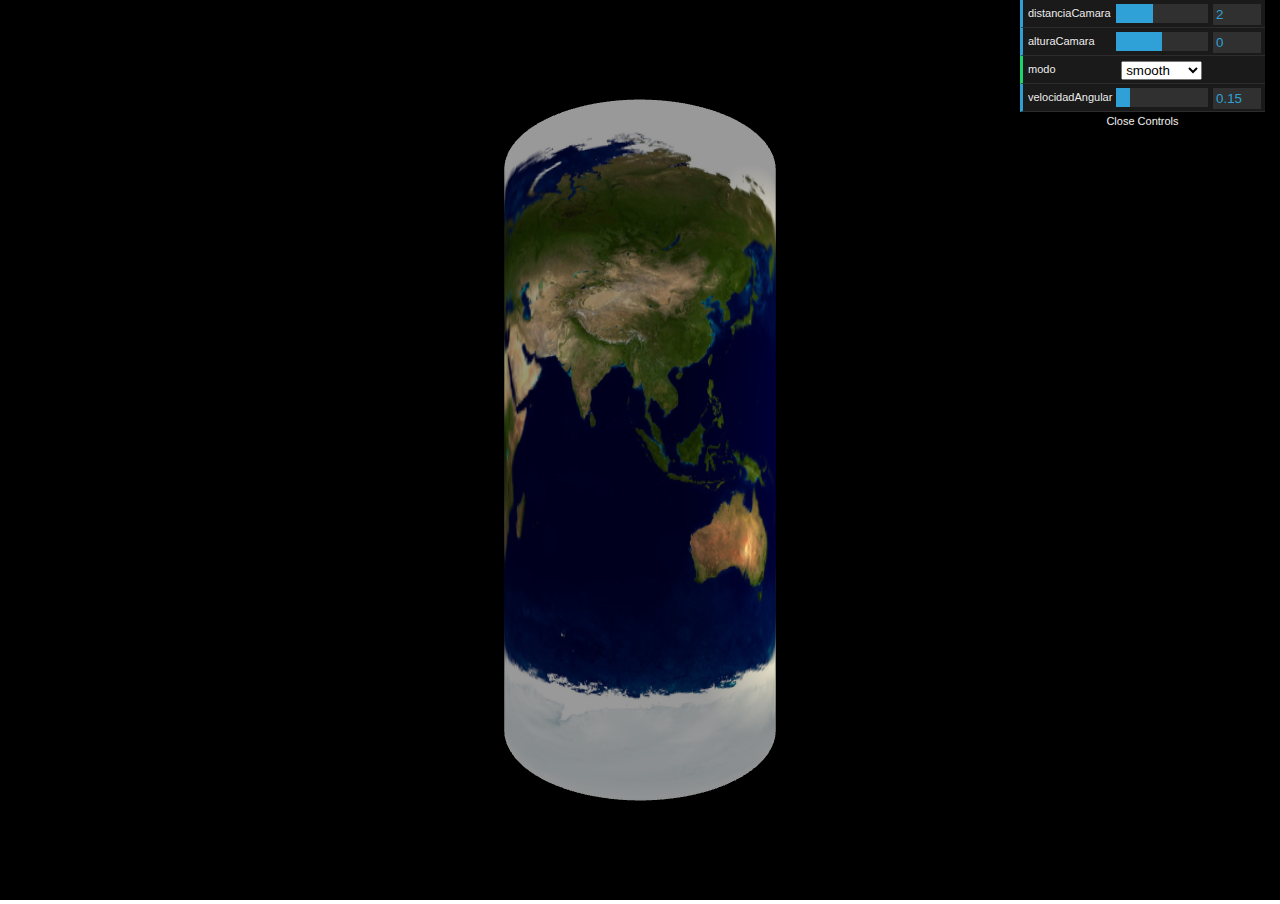
<file: planeta-tierra/cilindro.html>
<!doctype html>
<head>
    <script src="js/jquery.js"></script>
    <script src="js/gl-matrix-3.3.0.js"></script>    
    <script src="js/webgl-utils.js"></script>
    <script src="js/dat.gui.js"></script>
    <style>
        html{
            height: 100%;
        }
        body{
            padding: 0;
            margin: 0;
            height: 100%;;
        }

        #myCanvas{
            width: 100%;
            height: 100%;
            overflow: hidden;
        }
    </style>

</head>

<body>
           
    <canvas id="myCanvas" >
        Your browser does not support the HTML5 canvas element.
    </canvas>
        
    
    <script>

        var vertexShaderFile="vertex-shader-cilindro.glsl";
        var modo="smooth"; // wireframe, smooth, edges
        var shaderProgram;
        var time=0;

        var gl;
        var mat4=glMatrix.mat4;
        var mat3=glMatrix.mat3;
        var vec3=glMatrix.vec3;   
        
        var earth;
            
        var $canvas=$("#myCanvas");
        var aspect=$canvas.width()/$canvas.height();

        var distanciaCamara=2;
        var alturaCamara=0;
        var velocidadAngular=0.15;
        var segmentos=128;
        var lighting="true";

        var vertexShaderSource;
        var fragmentShaderSource;

        var matrizProyeccion = mat4.create();            
        var matrizVista = mat4.create();            
        var matrizModelado = mat4.create();        

        function initGL(canvas) {

            try {
                gl = canvas.getContext("webgl");
                gl.canvas.width=$canvas.width();
                gl.canvas.height=$canvas.height();                
            } catch (e) {
                console.error(e);
            }
            if (!gl) {
                alert("Could not initialise WebGL, sorry :-(");
            }
        }

        function loadShaders(){

            $.when(loadVS(), loadFS()).done(function(res1,res2){
                //this code is executed when all ajax calls are done     
                webGLStart();
            });

            function loadVS() {
                return  $.ajax({
                    url: "shaders/"+vertexShaderFile+"?random="+Math.random(),
                    success: function(result){
                        vertexShaderSource=result;
                    }
                });
            }   

            function loadFS() {
                return  $.ajax({
                    url: "shaders/fragment-shader.glsl",
                    success: function(result){
                        fragmentShaderSource=result;
                    }
                });
            }
        }
        
        function getShader(gl,code,type) {

            var shader;

            if (type == "fragment") 
                shader = gl.createShader(gl.FRAGMENT_SHADER);
            else // "vertex"
                shader = gl.createShader(gl.VERTEX_SHADER);
            
            gl.shaderSource(shader, code);
            gl.compileShader(shader);
    
            if (!gl.getShaderParameter(shader, gl.COMPILE_STATUS)) {
                console.error(gl.getShaderInfoLog(shader));
                return null;
            }    
            return shader;
        }
        
        function onResize(){
            gl.canvas.width=$canvas.width();
            gl.canvas.height=$canvas.height();
            aspect=$canvas.width()/$canvas.height();
        }

        function getShaderSource(url) {
            var req = new XMLHttpRequest();
            req.open("GET", url, false);
            req.send(null);
            return (req.status == 200) ? req.responseText : null;
        }; 

        function initShaders() {
    
            var fragmentShader= getShader(gl, vertexShaderSource,"vertex");
            var vertexShader= getShader(gl, fragmentShaderSource,"fragment");

            shaderProgram = gl.createProgram();
            gl.attachShader(shaderProgram, vertexShader);
            gl.attachShader(shaderProgram, fragmentShader);
            gl.linkProgram(shaderProgram);
    
            if (!gl.getProgramParameter(shaderProgram, gl.LINK_STATUS)) {
                alert("Could not initialise shaders");
            }
    
            gl.useProgram(shaderProgram);
    
            shaderProgram.vertexPositionAttribute = gl.getAttribLocation(shaderProgram, "aPosition");
            gl.enableVertexAttribArray(shaderProgram.vertexPositionAttribute);
    
            shaderProgram.textureCoordAttribute = gl.getAttribLocation(shaderProgram, "aUv");
            gl.enableVertexAttribArray(shaderProgram.textureCoordAttribute);
    
            shaderProgram.vertexNormalAttribute = gl.getAttribLocation(shaderProgram, "aNormal");
            gl.enableVertexAttribArray(shaderProgram.vertexNormalAttribute);
    
            shaderProgram.pMatrixUniform = gl.getUniformLocation(shaderProgram, "uPMatrix");
            shaderProgram.mMatrixUniform = gl.getUniformLocation(shaderProgram, "uMMatrix");
            shaderProgram.vMatrixUniform = gl.getUniformLocation(shaderProgram, "uVMatrix");
            shaderProgram.nMatrixUniform = gl.getUniformLocation(shaderProgram, "uNMatrix");
            shaderProgram.samplerUniform = gl.getUniformLocation(shaderProgram, "uSampler");
            shaderProgram.useLightingUniform = gl.getUniformLocation(shaderProgram, "uUseLighting");
            shaderProgram.ambientColorUniform = gl.getUniformLocation(shaderProgram, "uAmbientColor");
            shaderProgram.frameUniform = gl.getUniformLocation(shaderProgram, "time");
            shaderProgram.lightingDirectionUniform = gl.getUniformLocation(shaderProgram, "uLightPosition");
            shaderProgram.directionalColorUniform = gl.getUniformLocation(shaderProgram, "uDirectionalColor");
        }
        
        function onTextureLoaded() {

            gl.pixelStorei(gl.UNPACK_FLIP_Y_WEBGL, true);
            gl.bindTexture(gl.TEXTURE_2D, earth.texture);
            gl.texImage2D(gl.TEXTURE_2D, 0, gl.RGBA, gl.RGBA, gl.UNSIGNED_BYTE, earth.texture.image);
            gl.texParameteri(gl.TEXTURE_2D, gl.TEXTURE_MAG_FILTER, gl.LINEAR);
            gl.texParameteri(gl.TEXTURE_2D, gl.TEXTURE_MIN_FILTER, gl.LINEAR_MIPMAP_NEAREST);
            gl.generateMipmap(gl.TEXTURE_2D);
    
            gl.bindTexture(gl.TEXTURE_2D, null);
        }
    
        function setMatrixUniforms() {
            
            gl.uniformMatrix4fv(shaderProgram.mMatrixUniform, false, matrizModelado);
            gl.uniformMatrix4fv(shaderProgram.vMatrixUniform, false, matrizVista);
            gl.uniformMatrix4fv(shaderProgram.pMatrixUniform, false, matrizProyeccion);
    
            var normalMatrix = mat3.create();
            mat3.fromMat4(normalMatrix,matrizModelado); // normalMatrix= (inversa(traspuesta(matrizModelado)));
    
            mat3.invert(normalMatrix, normalMatrix);
            mat3.transpose(normalMatrix,normalMatrix);

            gl.uniformMatrix3fv(shaderProgram.nMatrixUniform, false, normalMatrix);
        }
            
        function TexturedSphere(latitude_bands, longitude_bands){
    
            this.latitudeBands = latitude_bands;
            this.longitudeBands = longitude_bands;
            
            this.position_buffer = null;
            this.normal_buffer = null;
            this.texture_coord_buffer = null;
            this.index_buffer = null;
    
            this.webgl_position_buffer = null;
            this.webgl_normal_buffer = null;
            this.webgl_texture_coord_buffer = null;
            this.webgl_index_buffer = null;
            
            this.texture = null;
    
            this.initTexture = function(texture_file){
                
                this.texture = gl.createTexture();
                this.texture.image = new Image();
    
                this.texture.image.onload = function () {
                       onTextureLoaded()
                }
                this.texture.image.src = texture_file;
            }
    
    
            // Se generan los vertices para la esfera, calculando los datos para una esfera de radio 1
            // Y también la información de las normales y coordenadas de textura para cada vertice de la esfera
            // La esfera se renderizara utilizando triangulos, para ello se arma un buffer de índices 
            // a todos los triángulos de la esfera
            
            this.initBuffers = function(){
    
                this.position_buffer = [];
                this.normal_buffer = [];
                this.texture_coord_buffer = [];
    
                var latNumber;
                var longNumber;
    
                for (latNumber=0; latNumber <= this.latitudeBands; latNumber++) {
                    var theta =latNumber * Math.PI / (this.latitudeBands);
                    var sinTheta = Math.sin(theta);
                    var cosTheta = Math.cos(theta);
    

                    for (longNumber=0; longNumber <= this.longitudeBands; longNumber++) {
                        var phi = longNumber * 2 * Math.PI / this.longitudeBands;
                        var sinPhi = Math.sin(phi);
                        var cosPhi = Math.cos(phi);
    
                        var r=1;                        

                        var x = cosPhi * sinTheta*r;
                        var y = cosTheta*r;
                        var z = sinPhi * sinTheta*r;

                        var u =  (longNumber / this.longitudeBands);
                        var v = 1-(latNumber / this.latitudeBands);
    
                        this.normal_buffer.push(x);
                        this.normal_buffer.push(y);
                        this.normal_buffer.push(z);
    
                        this.texture_coord_buffer.push(u);
                        this.texture_coord_buffer.push(v);
                        
                        this.position_buffer.push(x);
                        this.position_buffer.push(y);
                        this.position_buffer.push(z);
                    }
                }
    
                // Buffer de indices de los triangulos
                this.index_buffer = [];
              
                for (latNumber=0; latNumber < this.latitudeBands; latNumber++) {
                    for (longNumber=0; longNumber < this.longitudeBands; longNumber++) {

                        var first = (latNumber * (this.longitudeBands + 1)) + longNumber;
                        var second = first + this.longitudeBands + 1;

                        this.index_buffer.push(first);
                        this.index_buffer.push(second);
                        this.index_buffer.push(first + 1);
    
                        this.index_buffer.push(second);
                        this.index_buffer.push(second + 1);
                        this.index_buffer.push(first + 1);
                        
                    }
                }
    
                // Creación e Inicialización de los buffers a nivel de OpenGL
                this.webgl_normal_buffer = gl.createBuffer();
                gl.bindBuffer(gl.ARRAY_BUFFER, this.webgl_normal_buffer);
                gl.bufferData(gl.ARRAY_BUFFER, new Float32Array(this.normal_buffer), gl.STATIC_DRAW);
                this.webgl_normal_buffer.itemSize = 3;
                this.webgl_normal_buffer.numItems = this.normal_buffer.length / 3;
    
                this.webgl_texture_coord_buffer = gl.createBuffer();
                gl.bindBuffer(gl.ARRAY_BUFFER, this.webgl_texture_coord_buffer);
                gl.bufferData(gl.ARRAY_BUFFER, new Float32Array(this.texture_coord_buffer), gl.STATIC_DRAW);
                this.webgl_texture_coord_buffer.itemSize = 2;
                this.webgl_texture_coord_buffer.numItems = this.texture_coord_buffer.length / 2;
    
                this.webgl_position_buffer = gl.createBuffer();
                gl.bindBuffer(gl.ARRAY_BUFFER, this.webgl_position_buffer);
                gl.bufferData(gl.ARRAY_BUFFER, new Float32Array(this.position_buffer), gl.STATIC_DRAW);
                this.webgl_position_buffer.itemSize = 3;
                this.webgl_position_buffer.numItems = this.position_buffer.length / 3;
    
                this.webgl_index_buffer = gl.createBuffer();
                gl.bindBuffer(gl.ELEMENT_ARRAY_BUFFER, this.webgl_index_buffer);
                gl.bufferData(gl.ELEMENT_ARRAY_BUFFER, new Uint16Array(this.index_buffer), gl.STATIC_DRAW);
                this.webgl_index_buffer.itemSize = 1;
                this.webgl_index_buffer.numItems = this.index_buffer.length;
            }
    
            this.draw = function(){
    
                // Se configuran los buffers que alimentaron el pipeline
                gl.bindBuffer(gl.ARRAY_BUFFER, this.webgl_position_buffer);
                gl.vertexAttribPointer(shaderProgram.vertexPositionAttribute, this.webgl_position_buffer.itemSize, gl.FLOAT, false, 0, 0);
    
                gl.bindBuffer(gl.ARRAY_BUFFER, this.webgl_texture_coord_buffer);
                gl.vertexAttribPointer(shaderProgram.textureCoordAttribute, this.webgl_texture_coord_buffer.itemSize, gl.FLOAT, false, 0, 0);
    
                gl.bindBuffer(gl.ARRAY_BUFFER, this.webgl_normal_buffer);
                gl.vertexAttribPointer(shaderProgram.vertexNormalAttribute, this.webgl_normal_buffer.itemSize, gl.FLOAT, false, 0, 0);
    
                gl.activeTexture(gl.TEXTURE0);
                gl.bindTexture(gl.TEXTURE_2D, this.texture);
                gl.uniform1i(shaderProgram.samplerUniform, 0);
                
                gl.bindBuffer(gl.ELEMENT_ARRAY_BUFFER, this.webgl_index_buffer);

                if (modo!="wireframe"){
                    gl.uniform1i(shaderProgram.useLightingUniform,(lighting=="true"));                    
                    gl.drawElements(gl.TRIANGLES, this.webgl_index_buffer.numItems, gl.UNSIGNED_SHORT, 0);
                }
                
                if (modo!="smooth") {
                    gl.uniform1i(shaderProgram.useLightingUniform,false);
                    gl.drawElements(gl.LINE_STRIP, this.webgl_index_buffer.numItems, gl.UNSIGNED_SHORT, 0);
                }
                
                
                /////////////////////////////////
            }
            
        }
        
        function drawScene() {
        
            // Se configura el viewport dentro del "canvas". 
            // En este caso se utiliza toda el área disponible
            gl.viewport(0, 0, $canvas.width(), $canvas.height());
            
            // Se habilita el color de borrado para la pantalla (Color Buffer) y otros buffers
            gl.clearColor(0.0,0.0,0.0,1);
            gl.clear(gl.COLOR_BUFFER_BIT | gl.DEPTH_BUFFER_BIT);
    
            // Se configura la matriz de proyección
            mat4.identity(matrizProyeccion);
            mat4.perspective(matrizProyeccion, 30, aspect, 0.1, 100.0);
            mat4.scale(matrizProyeccion,matrizProyeccion,[1,-1,1]); // parche para hacer un flip de Y, parece haber un bug en glmatrix
               
            // Se inicializan las variables asociadas con la Iluminación
            
            gl.uniform1f(shaderProgram.frameUniform, time/10.0 );
            gl.uniform3f(shaderProgram.ambientColorUniform, 0.6, 0.6, 0.6 );
            gl.uniform3f(shaderProgram.directionalColorUniform, 1.2, 1.1, 0.7);
            gl.uniform1i(shaderProgram.useLightingUniform,(lighting=="true"));
            
            // Definimos la ubicación de la camara                        
            
            mat4.lookAt(matrizVista,
                vec3.fromValues(0,alturaCamara,distanciaCamara),
                vec3.fromValues(0,0,0),
                vec3.fromValues(0,1,0)
            );
                
            var lightPosition = [10.0,0.0, 3.0];  
            gl.uniform3fv(shaderProgram.lightingDirectionUniform, lightPosition);            

            setMatrixUniforms();    
            earth.draw();            
            
        }
        
        function tick() {
            requestAnimFrame(tick);
            time+=1/60;
            
            // acumulo rotaciones en matrizModelado		        
            mat4.rotate(matrizModelado, matrizModelado,0.03*velocidadAngular, [0, 1, 0]);
                    
            drawScene();
        }
            
        function initMenu(){
            var gui = new dat.GUI();
            gui.add(window, "distanciaCamara",0.01,5).step(0.01);
            gui.add(window, "alturaCamara",-2,2).step(0.01);;
            gui.add(window, "modo",["wireframe","smooth","edges"]);
            gui.add(window, "velocidadAngular",0, 1).step(0.01);
            
            
        }

        function webGLStart() {
            var canvas = document.getElementById("myCanvas");
            initGL(canvas);
            initShaders();
    
            earth = new TexturedSphere(segmentos, segmentos);
            earth.initBuffers();
            earth.initTexture("img/tierra.jpg");
            
            gl.clearColor(0.0, 0.0, 0.0, 1.0);
            gl.enable(gl.DEPTH_TEST);
    
            $(window).on("resize",onResize);
            initMenu();
            tick();
        }
    
        // cuando el documento HTML esta completo, iniciamos la aplicación
        $(document).ready(function(){
            loadShaders();
        })

    </script>
    
</body>
</html>
</file>
